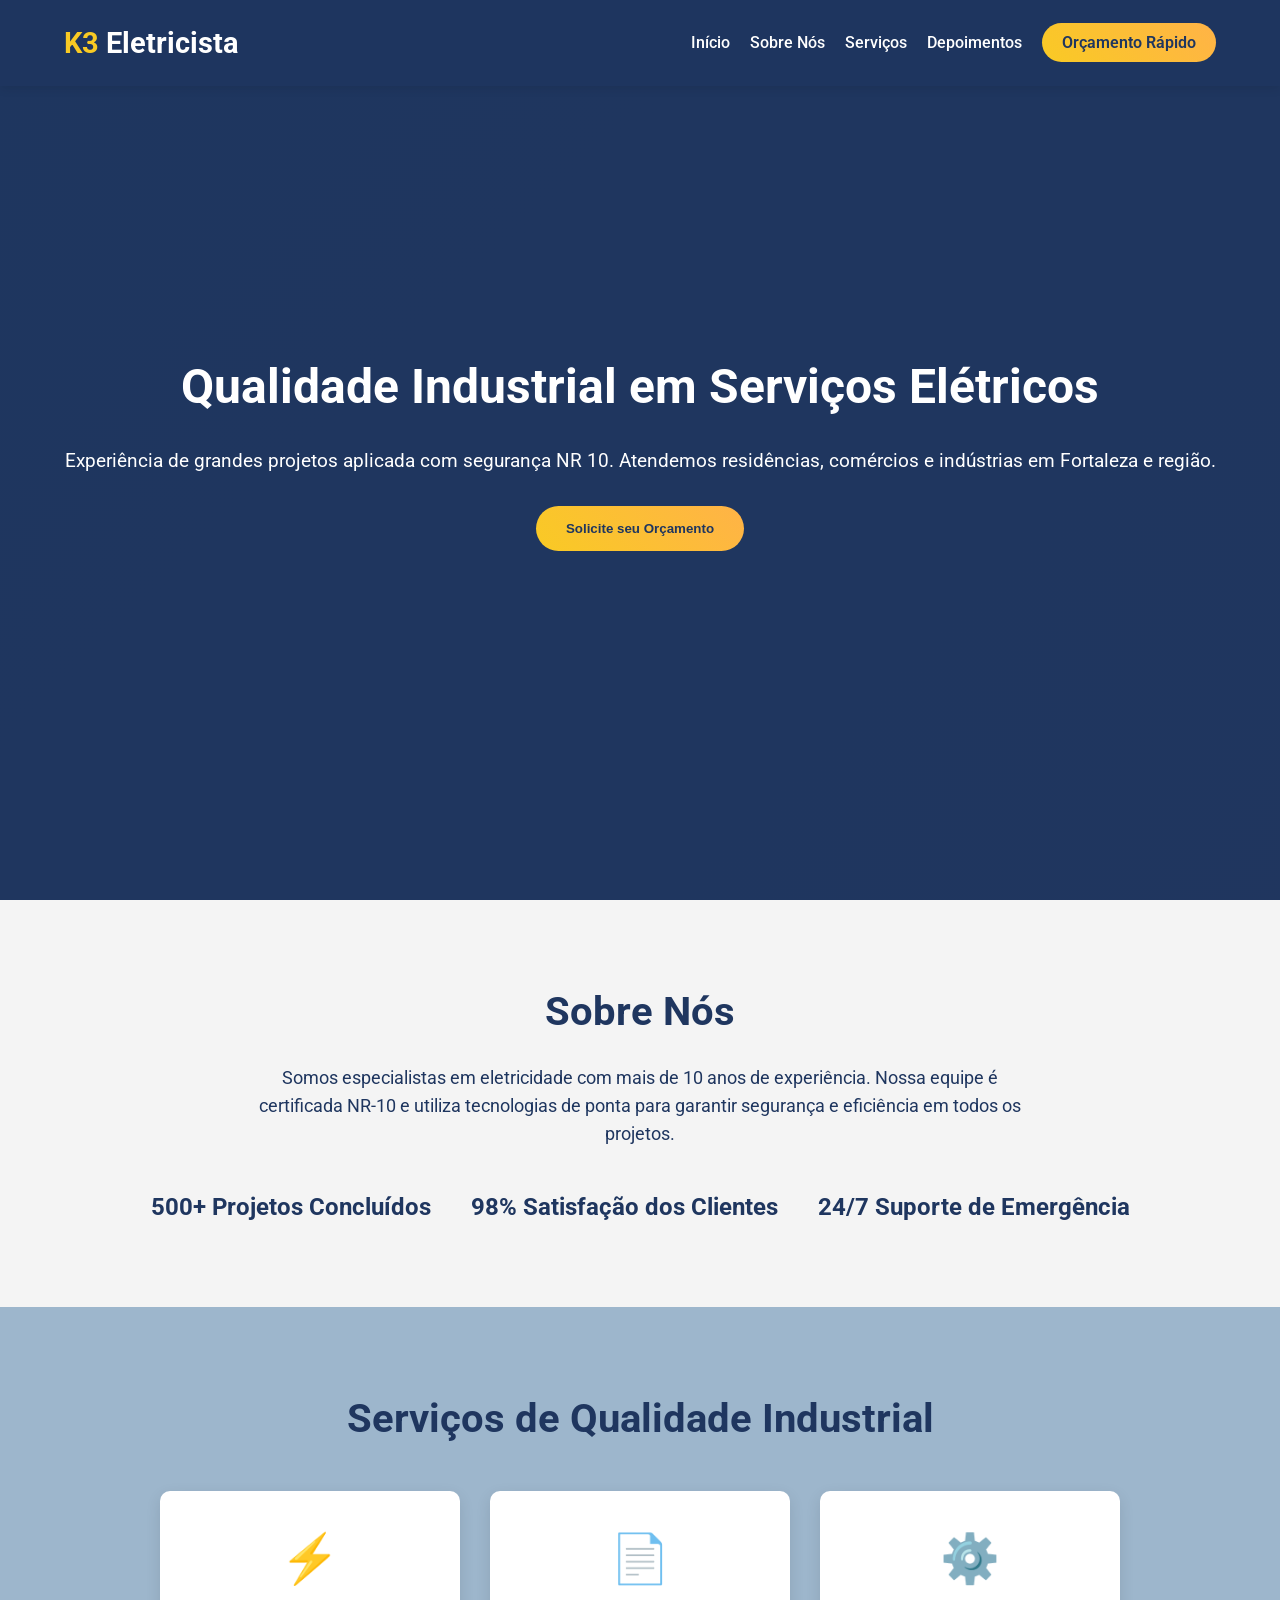
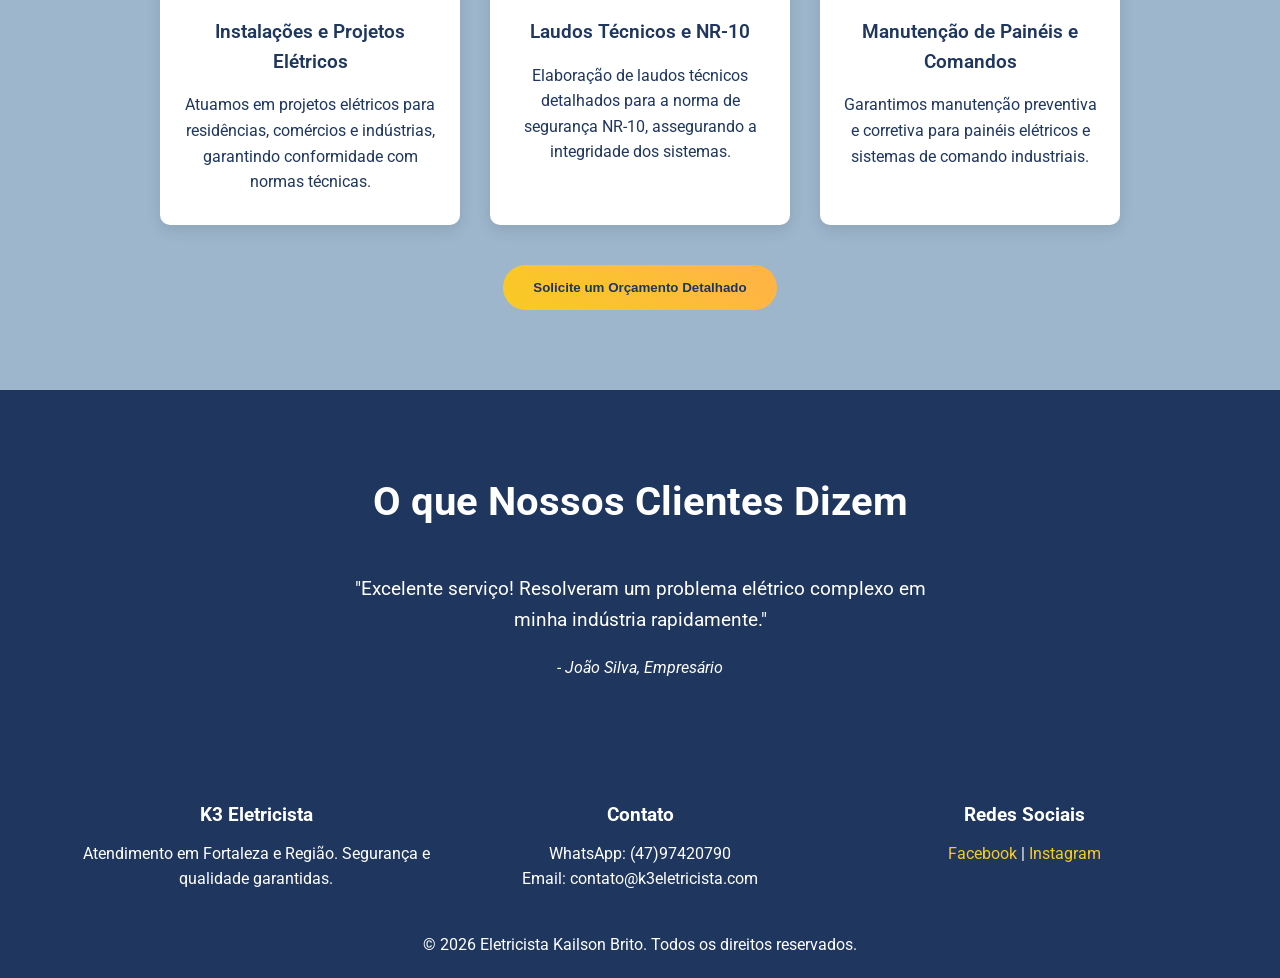
<file: index.html>
<!DOCTYPE html>
<html lang="pt-BR">
<head>
    <meta charset="UTF-8">
    <meta name="viewport" content="width=device-width, initial-scale=1.0">
    <meta name="description" content="K3 Eletricista - Serviços elétricos de qualidade industrial em Fortaleza e região. Instalações, laudos NR-10 e manutenção.">
    <meta name="keywords" content="eletricista, serviços elétricos, Fortaleza, NR-10, manutenção elétrica">
    <title>K3 Eletricista - Qualidade Industrial em Serviços Elétricos</title>
    <link rel="stylesheet" href="styles.css">
    <link rel="preconnect" href="https://fonts.googleapis.com">
    <link rel="preconnect" href="https://fonts.gstatic.com" crossorigin>
    <link href="https://fonts.googleapis.com/css2?family=Roboto:wght@300;400;500;700&display=swap" rel="stylesheet">
</head>
<body>

    <!-- Header -->
    <header>
        <div class="container">
            <div class="logo"><span class="k3">K3</span> Eletricista</div>
            <nav>
                <ul>
                    <li><a href="#hero">Início</a></li>
                    <li><a href="#about">Sobre Nós</a></li>
                    <li><a href="#services">Serviços</a></li>
                    <li><a href="#testimonials">Depoimentos</a></li>
                    <li><a href="#contact" class="btn-orcamento" onclick="openModal()">Orçamento Rápido</a></li>
                </ul>
            </nav>
        </div>
    </header>

    <!-- Hero Section -->
    <section id="hero" class="hero">
        <div class="container">
            <div class="hero-content">
                <h1>Qualidade Industrial em Serviços Elétricos</h1>
                <p>Experiência de grandes projetos aplicada com segurança NR 10. Atendemos residências, comércios e indústrias em Fortaleza e região.</p>
                <button class="btn-yellow" onclick="openModal()">Solicite seu Orçamento</button>
            </div>
        </div>
    </section>

    <!-- About Section -->
    <section id="about" class="about">
        <div class="container">
            <h2>Sobre Nós</h2>
            <p>Somos especialistas em eletricidade com mais de 10 anos de experiência. Nossa equipe é certificada NR-10 e utiliza tecnologias de ponta para garantir segurança e eficiência em todos os projetos.</p>
            <div class="stats">
                <div class="stat"><strong>500+</strong> Projetos Concluídos</div>
                <div class="stat"><strong>98%</strong> Satisfação dos Clientes</div>
                <div class="stat"><strong>24/7</strong> Suporte de Emergência</div>
            </div>
        </div>
    </section>

    <!-- Services Section -->
    <section id="services" class="services">
        <div class="container">
            <h2>Serviços de Qualidade Industrial</h2>
            <div class="service-list">
                <div class="service-box">
                    <div class="icon">⚡</div>
                    <h3>Instalações e Projetos Elétricos</h3>
                    <p>Atuamos em projetos elétricos para residências, comércios e indústrias, garantindo conformidade com normas técnicas.</p>
                </div>
                <div class="service-box">
                    <div class="icon">📄</div>
                    <h3>Laudos Técnicos e NR-10</h3>
                    <p>Elaboração de laudos técnicos detalhados para a norma de segurança NR-10, assegurando a integridade dos sistemas.</p>
                </div>
                <div class="service-box">
                    <div class="icon">⚙️</div>
                    <h3>Manutenção de Painéis e Comandos</h3>
                    <p>Garantimos manutenção preventiva e corretiva para painéis elétricos e sistemas de comando industriais.</p>
                </div>
            </div>
            <button class="btn-yellow" onclick="openModal()">Solicite um Orçamento Detalhado</button>
        </div>
    </section>

    <!-- Testimonials Section -->
    <section id="testimonials" class="testimonials">
        <div class="container">
            <h2>O que Nossos Clientes Dizem</h2>
            <div class="testimonial-slider">
                <div class="testimonial active">
                    <p>"Excelente serviço! Resolveram um problema elétrico complexo em minha indústria rapidamente."</p>
                    <cite>- João Silva, Empresário</cite>
                </div>
                <div class="testimonial">
                    <p>"Profissionais competentes e pontuais. Recomendo para qualquer necessidade elétrica."</p>
                    <cite>- Maria Oliveira, Residência</cite>
                </div>
                <div class="testimonial">
                    <p>"Laudo NR-10 impecável e atendimento de primeira. Voltarei a contratar."</p>
                    <cite>- Carlos Pereira, Comércio</cite>
                </div>
            </div>
        </div>
    </section>

    <!-- Contact Modal -->
    <div id="contact-modal" class="modal">
        <div class="modal-content">
            <span class="close" onclick="closeModal()">&times;</span>
            <h2>Entre em Contato</h2>
            <form id="contact-form">
                <input type="text" id="contact-name" placeholder="Seu Nome" required>
                <input type="text" id="contact-whatsapp" placeholder="Seu Whatsapp (ex. 61999999999)" required pattern="[0-9]+" title="Insira apenas números">
                <input type="text" id="contact-service" placeholder="Descreva o serviço" required>
                <button type="submit">Solicitar Orçamento via WhatsApp></button>
            </form>
        </div>
    </div>

    <!-- Footer -->
    <footer>
        <div class="container">
            <div class="footer-content">
                <div class="footer-section">
                    <h3>K3 Eletricista</h3>
                    <p>Atendimento em Fortaleza e Região. Segurança e qualidade garantidas.</p>
                </div>
                <div class="footer-section">
                    <h3>Contato</h3>
                    <p>WhatsApp: (47)97420790</p>
                    <p>Email: contato@k3eletricista.com</p>
                </div>
                <div class="footer-section">
                    <h3>Redes Sociais</h3>
                    <a href="#">Facebook</a> | <a href="https://www.instagram.com/bkailson?igsh=OGpidTN4MHQybjQ2">Instagram</a>
                </div>
            </div>
            <p>&copy; 2026 Eletricista Kailson Brito. Todos os direitos reservados.</p>
        </div>
    </footer>

    <script src="script.js"></script>
</body>
</html>
</file>
<file: styles.css>
/* Reset e Base */
* {
    margin: 0;
    padding: 0;
    box-sizing: border-box;
}

body {
    font-family: 'Roboto', sans-serif;
    background: linear-gradient(135deg, #1f365f 0%, #24365f 100%);
    color: #333;
    line-height: 1.6;
    overflow-x: hidden;
}

.container {
    width: 90%;
    max-width: 1200px;
    margin: 0 auto;
}

/* Header */
header {
    background: rgba(31, 54, 95, 0.95);
    backdrop-filter: blur(10px);
    padding: 20px 0;
    position: fixed;
    width: 100%;
    top: 0;
    z-index: 1000;
    box-shadow: 0 2px 10px rgba(0,0,0,0.1);
}

header .container {
    display: flex;
    justify-content: space-between;
    align-items: center;
}

.logo {
    font-weight: 700;
    font-size: 1.8rem;
    color: white;
}

.logo .k3 {
    color: #f9ca24;
}

nav ul {
    list-style: none;
    display: flex;
    gap: 20px;
}

nav ul li a {
    color: white;
    text-decoration: none;
    font-weight: 500;
    transition: color 0.3s ease, transform 0.3s ease;
}

nav ul li a:hover {
    color: #f9ca24;
    transform: translateY(-2px);
}

.btn-orcamento {
    background: linear-gradient(45deg, #f9ca24, #ffb347);
    color: #1f365f;
    padding: 10px 20px;
    border-radius: 25px;
    font-weight: 600;
    cursor: pointer;
    transition: all 0.3s ease;
    border: none;
}

.btn-orcamento:hover {
    transform: scale(1.05);
    box-shadow: 0 4px 15px rgba(249, 202, 36, 0.4);
}

/* Hero Section */
.hero {
    background: url('https://images.unsplash.com/photo-1506744038136-46273834b3fb?auto=format&fit=crop&w=1350&q=80') no-repeat center center/cover;
    height: 100vh;
    display: flex;
    align-items: center;
    position: relative;
    color: white;
}

.hero::before {
    content: '';
    position: absolute;
    top: 0;
    left: 0;
    width: 100%;
    height: 100%;
    background: rgba(31, 54, 95, 0.6);
}

.hero .container {
    position: relative;
    z-index: 1;
    text-align: center;
}

.hero-content h1 {
    font-size: 3rem;
    margin-bottom: 20px;
    animation: fadeInUp 1s ease-out;
}

.hero-content p {
    font-size: 1.2rem;
    margin-bottom: 30px;
    animation: fadeInUp 1.2s ease-out;
}

.btn-yellow {
    background: linear-gradient(45deg, #f9ca24, #ffb347);
    color: #1f365f;
    padding: 15px 30px;
    font-weight: 600;
    border-radius: 25px;
    text-decoration: none;
    display: inline-block;
    cursor: pointer;
    transition: all 0.3s ease;
    border: none;
    animation: fadeInUp 1.4s ease-out;
}

.btn-yellow:hover {
    transform: scale(1.05);
    box-shadow: 0 4px 15px rgba(249, 202, 36, 0.4);
}

/* About Section */
.about {
    background: #f4f4f4;
    padding: 80px 0;
    text-align: center;
    color: #1f365f;
}

.about h2 {
    font-size: 2.5rem;
    margin-bottom: 20px;
}

.about p {
    font-size: 1.1rem;
    margin-bottom: 40px;
    max-width: 800px;
    margin-left: auto;
    margin-right: auto;
}

.stats {
    display: flex;
    justify-content: center;
    gap: 40px;
    flex-wrap: wrap;
}

.stat {
    font-size: 1.5rem;
    font-weight: 700;
}

/* Services Section */
.services {
    background: #9db6cc;
    padding: 80px 0;
    text-align: center;
    color: #1f365f;
}

.services h2 {
    font-size: 2.5rem;
    margin-bottom: 40px;
}

.service-list {
    display: flex;
    gap: 30px;
    justify-content: center;
    flex-wrap: wrap;
    margin-bottom: 40px;
}

.service-box {
    background: white;
    border-radius: 10px;
    padding: 30px 20px;
    width: 300px;
    box-shadow: 0 5px 15px rgba(0,0,0,0.1);
    transition: transform 0.3s ease, box-shadow 0.3s ease;
}

.service-box:hover {
    transform: translateY(-10px);
    box-shadow: 0 10px 25px rgba(0,0,0,0.2);
}

.service-box .icon {
    font-size: 3rem;
    margin-bottom: 20px;
    color: #f9ca24;
}

.service-box h3 {
    margin-bottom: 15px;
    font-weight: 600;
}

.service-box p {
    font-size: 1rem;
}

/* Testimonials Section */
.testimonials {
    background: #1f365f;
    padding: 80px 0;
    color: white;
    text-align: center;
}

.testimonials h2 {
    font-size: 2.5rem;
    margin-bottom: 40px;
}

.testimonial-slider {
    position: relative;
    max-width: 600px;
    margin: 0 auto;
}

.testimonial {
    display: none;
    opacity: 0;
    transition: opacity 0.5s ease;
}

.testimonial.active {
    display: block;
    opacity: 1;
}

.testimonial p {
    font-size: 1.2rem;
    margin-bottom: 20px;
}

.testimonial cite {
    font-style: italic;
}

/* Gallery Section */
.gallery {
    background: #f4f4f4;
    padding: 80px 0;
    text-align: center;
}

.gallery h2 {
    font-size: 2.5rem;
    margin-bottom: 40px;
    color: #1f365f;
}

.gallery-grid {
    display: grid;
    grid-template-columns: repeat(auto-fit, minmax(250px, 1fr));
    gap: 20px;
}

.gallery-grid img {
    width: 100%;
    border-radius: 10px;
    transition: transform 0.3s ease;
}

.gallery-grid img:hover {
    transform: scale(1.05);
}

/* Modal */
.modal {
    display: none;
    position: fixed;
    z-index: 1000;
    left: 0;
    top: 0;
    width: 100%;
    height: 100%;
    background-color: rgba(0,0,0,0.5);
    animation: fadeIn 0.3s ease;
}

.modal-content {
    background: white;
    margin: 15% auto;
    padding: 20px;
    border-radius: 10px;
    width: 90%;
    max-width: 500px;
    position: relative;
}

.close {
    position: absolute;
    top: 10px;
    right: 20px;
    font-size: 2rem;
    cursor: pointer;
}

#contact-form input {
    width: 100%;
    padding: 12px;
    margin-bottom: 15px;
    border: 1px solid #ccc;
    border-radius: 5px;
}

#contact-form button {
    background: linear-gradient(45deg, #f9ca24, #ffb347);
    color: #1f365f;
    padding: 15px;
    border: none;
    border-radius: 5px;
    cursor: pointer;
    width: 100%;
    font-weight: 600;
}

/* Footer */
footer {
    background: #1f365f;
    color: white;
    padding: 40px 0 20px;
    text-align: center;
}

.footer-content {
    display: flex;
    justify-content: space-around;
    flex-wrap: wrap;
    margin-bottom: 20px;
}

.footer-section {
    flex: 1;
    min-width: 200px;
    margin-bottom: 20px;
}

.footer-section h3 {
    margin-bottom: 10px;
}

.footer-section a {
    color: #f9ca24;
    text-decoration: none;
}

/* Animations */
@keyframes fadeInUp {
    from {
        opacity: 0;
    transform: translateY(30px);}
        }
</file>
